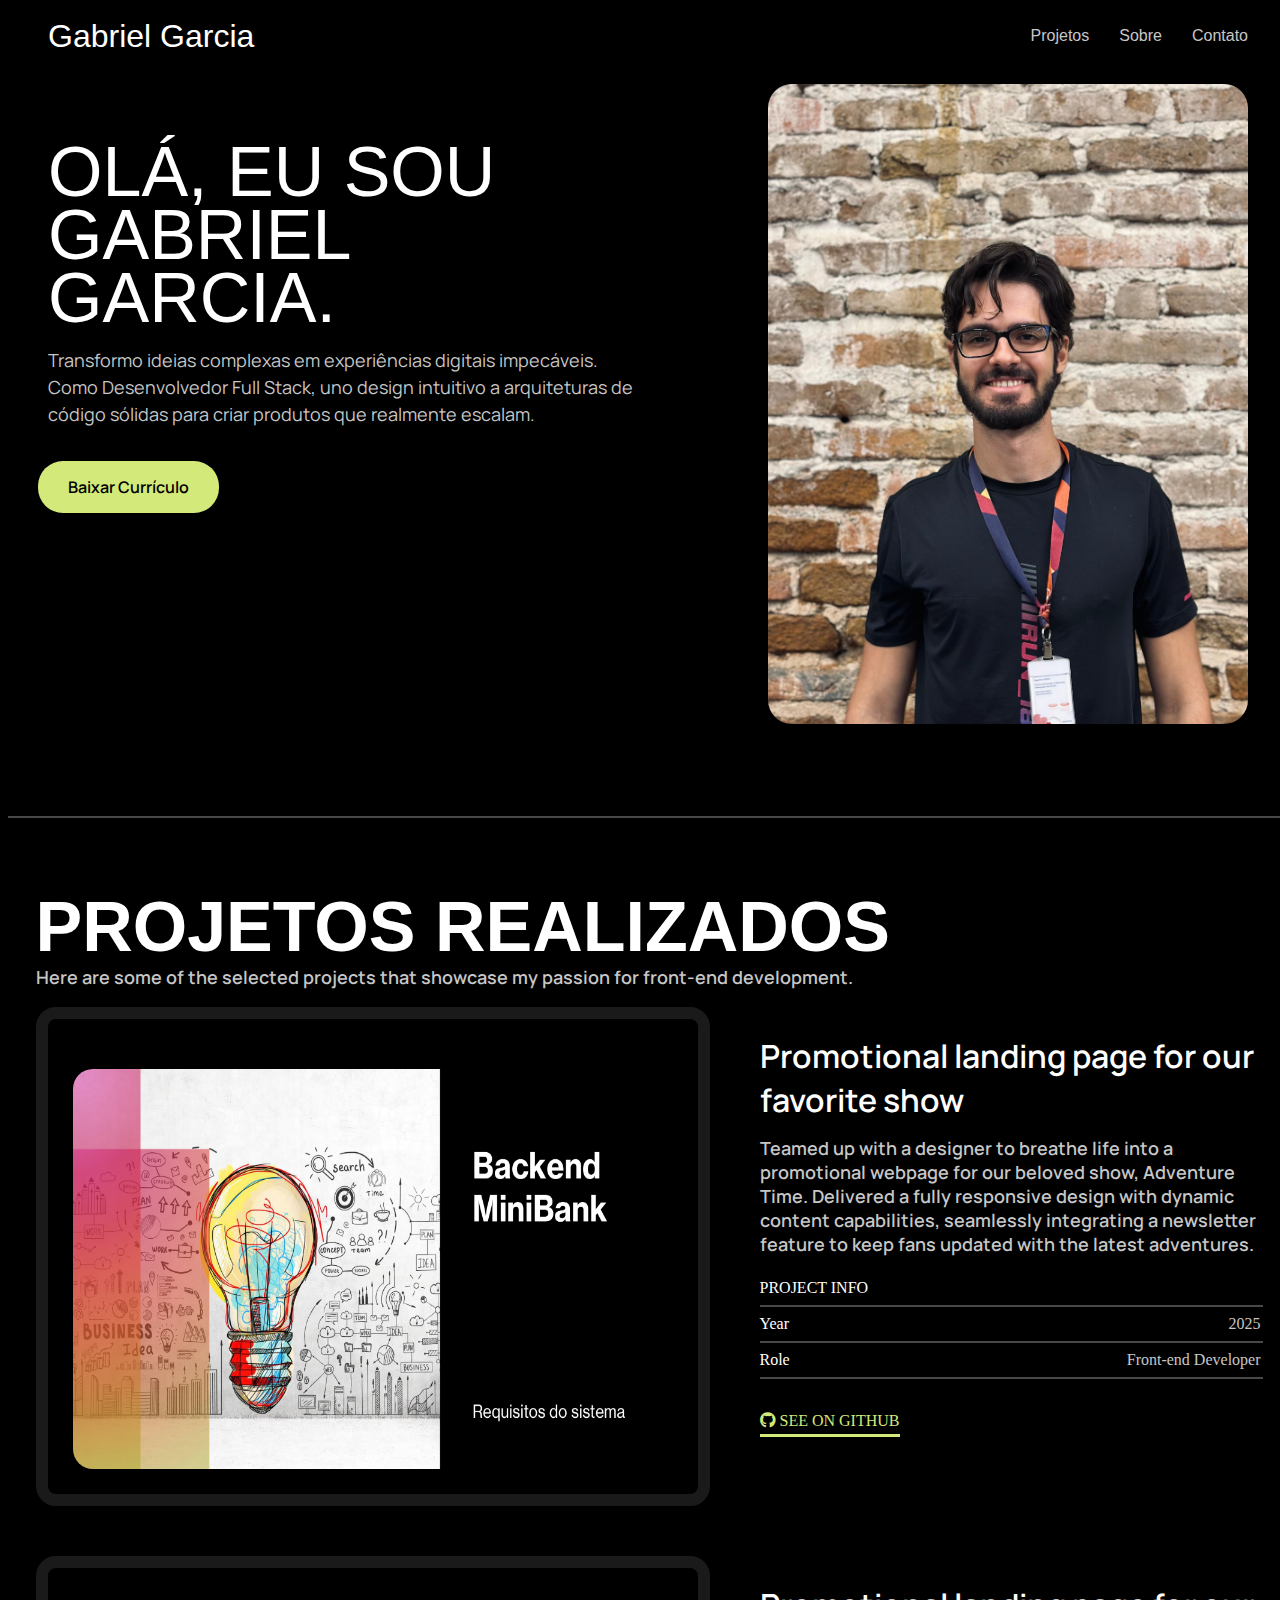
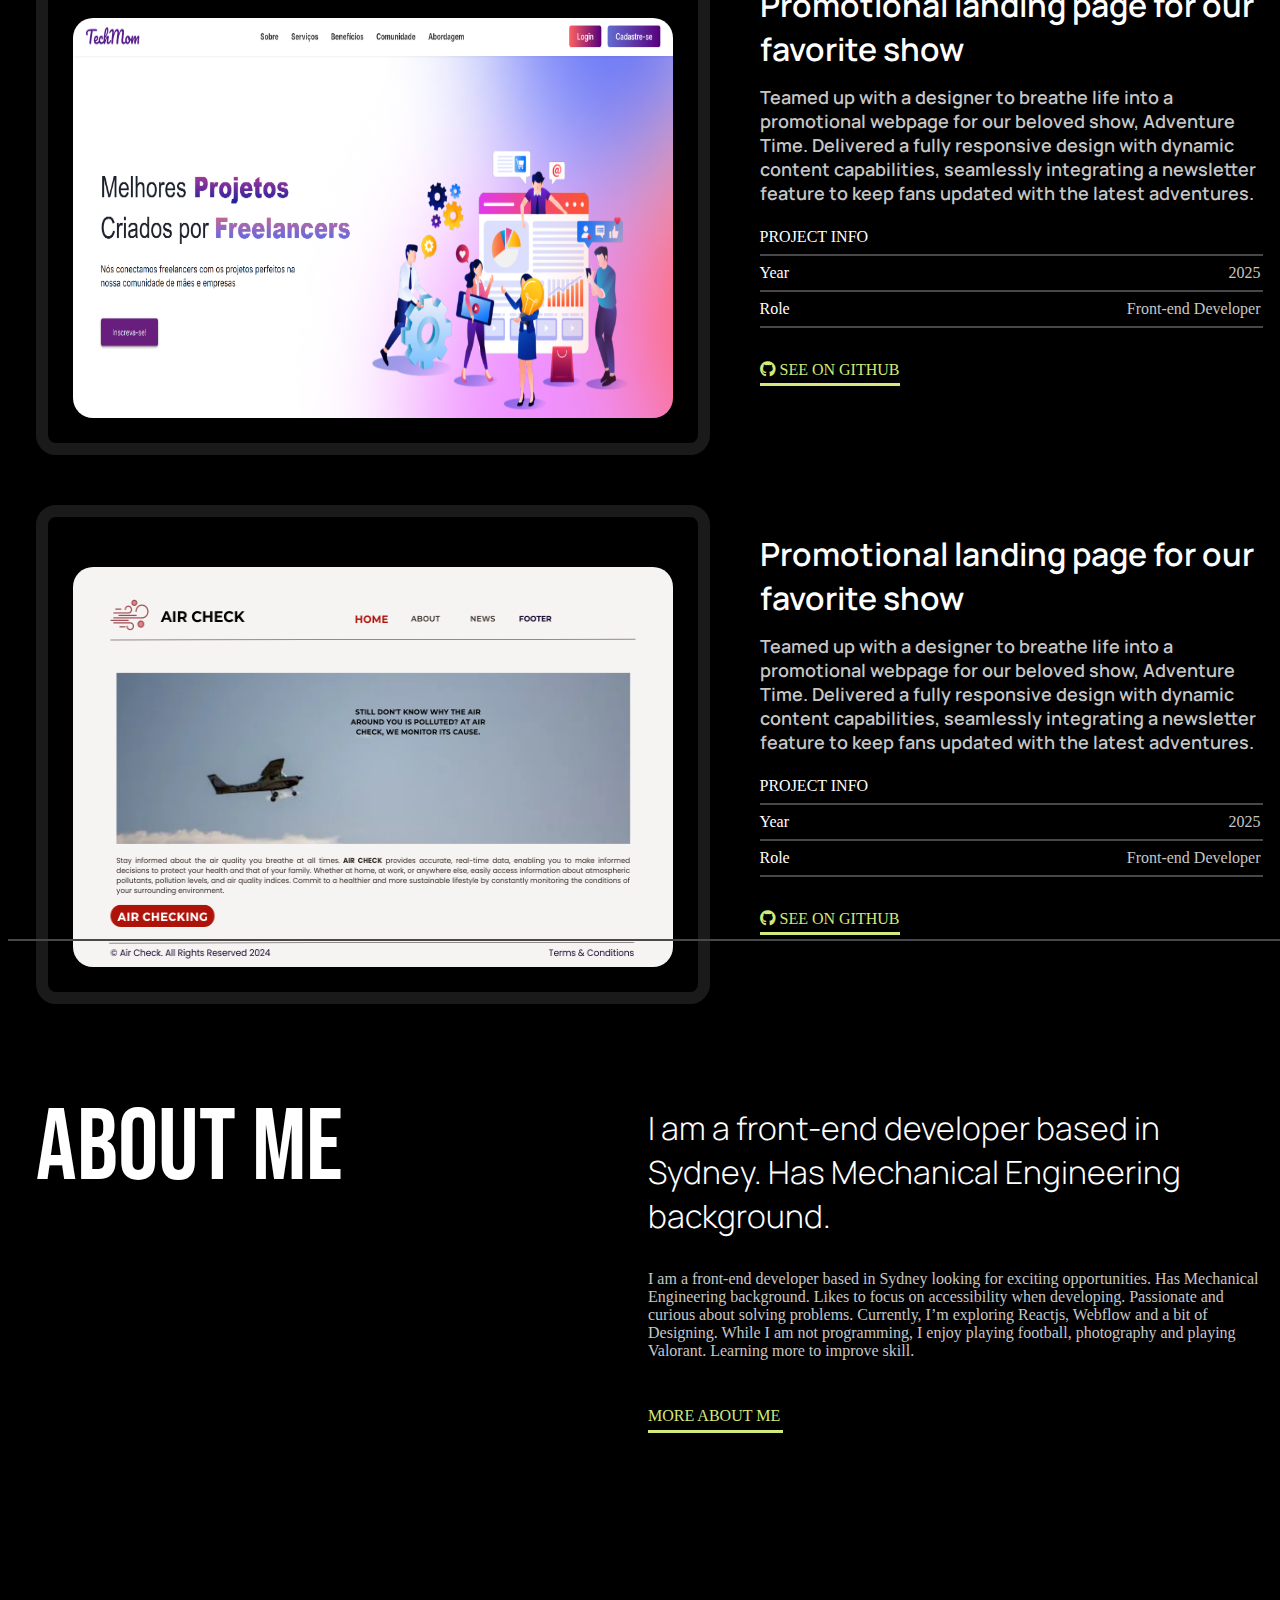
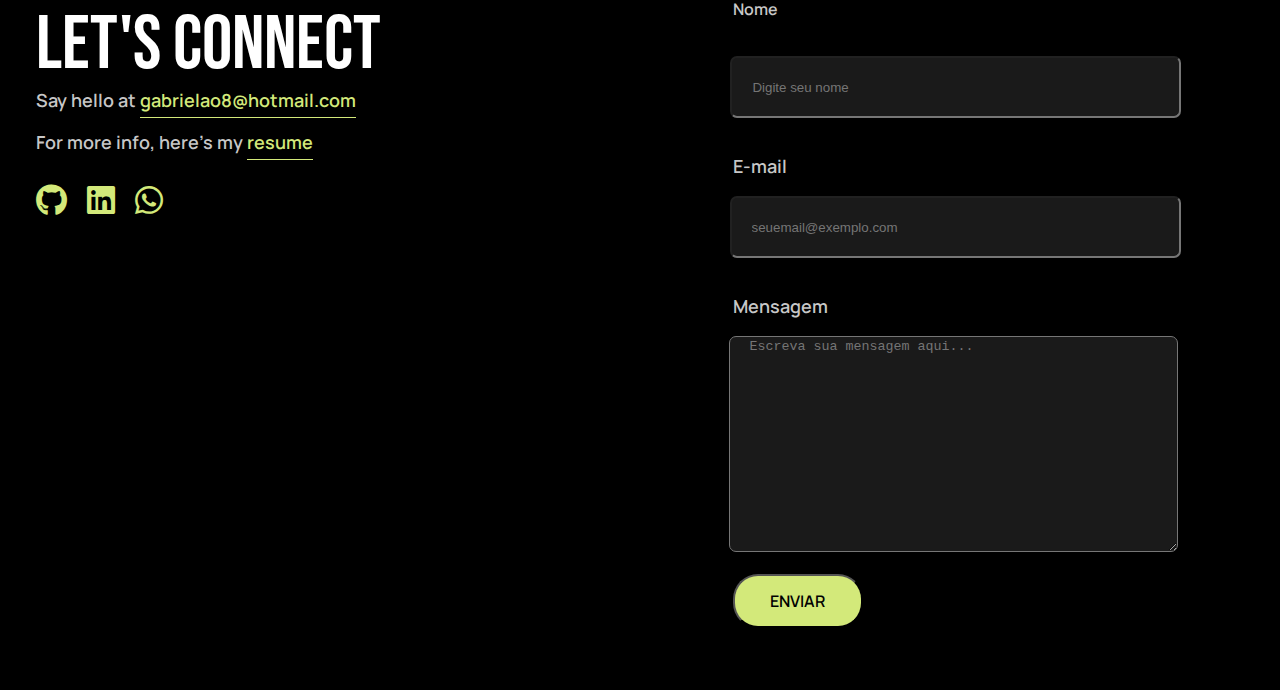
<file: portfolio.html>
<!DOCTYPE html>
    <html lang="en">
    <head>
        <meta charset="UTF-8">
        <meta name="viewport" content="width=device-width, initial-scale=1.0">
        <title>Portfólio Gabriel Garcia</title>
        <link rel="stylesheet" href="portfolio.css">
        <link href="https://fonts.googleapis.com/css2?family=Bebas+Neue&display=swap" rel="stylesheet">
        <link rel="preconnect" href="https://fonts.googleapis.com">
        <link rel="preconnect" href="https://fonts.gstatic.com" crossorigin>
        <link href="https://fonts.googleapis.com/css2?family=Manrope:wght@200..800&display=swap" rel="stylesheet">
        <link rel="stylesheet" href="https://cdnjs.cloudflare.com/ajax/libs/font-awesome/6.5.1/css/all.min.css">
        <meta name="viewport" content="width=device-width, initial-scale=1.0">
        <link rel="preconnect" href="https://fonts.googleapis.com">
        <link rel="preconnect" href="https://fonts.gstatic.com" crossorigin>
        <link href="https://fonts.googleapis.com/css2?family=Manrope:wght@500&display=swap" rel="stylesheet">
    </head>
    <body>
        <header>
            <div class="container">
                <div class="header">
                <div class="logo">Gabriel Garcia</div>
                <nav class="teste">
                    <section><a href="work.html">Projetos</a></section>
                    <section><a href="about.html">Sobre</a></section>
                    <section><a href="contact.html">Contato</a></section>
                </nav>
                </div>
        </header>

    <main>
        <div class="container contact-row" id="work">
            <div class="hero-text">
                <h1>Olá,
                    eu sou <br>
                    Gabriel Garcia.</h1>
                <p>Transformo ideias complexas em experiências digitais impecáveis. Como Desenvolvedor Full Stack, uno design intuitivo a arquiteturas de código sólidas para criar produtos que realmente escalam.</p>
                <button class="btn-primary">Baixar Currículo</button>
            </div>
            <div class="hero-img">
                <img src="Portfolio FOTO.jpg" alt="Sua foto">
            </div>
        </div>

    <hr id="separation">
    <div class="projects">
    <h1 class="text-Projects">Projetos Realizados</h1>
        <br>
        <p>Here are some of the selected projects that showcase my passion for front-end development.</p>
        <div class="project-card">
            <div class="project-image">
                <img src="./img/Apresentação Minibank_page-0001.jpg" alt="Project 1">
                </div>
            <div class="project-info">
                <h2>Promotional landing page for our favorite show</h2>
                <p>Teamed up with a designer to breathe life into a promotional webpage for our beloved show, Adventure Time. Delivered a fully responsive design with dynamic content capabilities, seamlessly integrating a newsletter feature to keep fans updated with the latest adventures.</p>
                <div class="project-info1">
                <span style="color: #FFFFFF">PROJECT INFO</span>
                <hr>
                <div class="Project-Year">
                <span style="color: #FFFFFF">Year</span>
                <span style="color: #C7C7C7">2025</span>
                </div>
                <hr>
                <div class="Project-Role">
                <span style="color: #FFFFFF">Role</span>
                <span style="color: #C7C7C7">Front-end Developer</span>
                </div>
                <hr>
            </div>
            <div class="Links">
                <a href="https://github.com/gabrieelgc2" style="color: #D3E97A; text-decoration: none; border-bottom: 2px solid #D3E97A; padding-bottom: 5px; border-width: medium;">
    <i class="fa-brands fa-github"></i>
    <span>SEE ON GITHUB</span>
</a>
            </div>
            </div>
            </div>

   <div class="project-card2">
            <div class="project-image">
                <img src="./img/Techmoms.png" alt="Project 2">
                </div>
            <div class="project-info">
                <h2>Promotional landing page for our favorite show</h2>
                <p>Teamed up with a designer to breathe life into a promotional webpage for our beloved show, Adventure Time. Delivered a fully responsive design with dynamic content capabilities, seamlessly integrating a newsletter feature to keep fans updated with the latest adventures.</p>
                <div class="project-info1">
                <span style="color: #FFFFFF">PROJECT INFO</span>
                <hr>
                <div class="Project-Year">
                <span style="color: #FFFFFF">Year</span>
                <span style="color: #C7C7C7">2025</span>
                </div>
                <hr>
                <div class="Project-Role">
                <span style="color: #FFFFFF">Role</span>
                <span style="color: #C7C7C7">Front-end Developer</span>
                </div>
                <hr>
            </div>
            <div class="Links">
                <a href="https://github.com/gabrieelgc2" style="color: #D3E97A; text-decoration: none; border-bottom: 2px solid #D3E97A; padding-bottom: 5px; border-width: medium;">
    <i class="fa-brands fa-github"></i>
    <span>SEE ON GITHUB</span>
</a>
            </div>
            </div>
            </div>

            <div class="project-card3">
            <div class="project-imageCheck">
                <img src="./img/Air_Check.png" alt="Project 3">
                </div>
            <div class="project-info">
                <h2>Promotional landing page for our favorite show</h2>
                <p>Teamed up with a designer to breathe life into a promotional webpage for our beloved show, Adventure Time. Delivered a fully responsive design with dynamic content capabilities, seamlessly integrating a newsletter feature to keep fans updated with the latest adventures.</p>
                <div class="project-info1">
                <span style="color: #FFFFFF">PROJECT INFO</span>
                <hr>
                <div class="Project-Year">
                <span style="color: #FFFFFF">Year</span>
                <span style="color: #C7C7C7">2025</span>
                </div>
                <hr>
                <div class="Project-Role">
                <span style="color: #FFFFFF">Role</span>
                <span style="color: #C7C7C7">Front-end Developer</span>
                </div>
                <hr>
            </div>
            <div class="Links">
                <a href="https://github.com/gabrieelgc2" style="color: #D3E97A; text-decoration: none; border-bottom: 2px solid #D3E97A; padding-bottom: 5px; border-width: medium;">
    <i class="fa-brands fa-github"></i>
    <span>SEE ON GITHUB</span>
</a>
            </div>
            </div>
            </div>
    </div>



    <div class="separation-aboutme">   
        <hr style="border: 1px solid #484848; position: relative; bottom: 73px;">
    </div>

    <div class="About-me">
        <div class="text-about-me">
        <h1 style="color: #FFFFFF; font-family: Bebas Neue, sans-serif; font-size: 101px;">About me</h1>
        <div class="text-about-me2">
        <p style="color: #FFFFFF; font-family: Manrope, sans-serif; font-size: 32px; font-weight: 300;">I am a front-end developer based in Sydney. Has Mechanical Engineering background. </p>
        <span style="color: #C7C7C7">I am a front-end developer based in Sydney looking for exciting 
            opportunities.
             Has Mechanical Engineering background. 
             Likes to focus on accessibility when developing. Passionate and curious about solving problems. 
             Currently, I’m exploring Reactjs, Webflow and a bit of Designing. 
             While I am not programming, I enjoy playing football, photography and playing Valorant. 
            Learning more to improve skill.</span>
            
        <a href="" style="color: #D3E97A; max-width: 22%; margin-top: 47px; text-decoration: none; 
        border-bottom: 2px solid #D3E97A; padding-bottom: 5px; border-width: medium;">
        <span>MORE ABOUT ME</span>
        </a>
        </div>
        </div>
    </div>
     <div class="separation-aboutme">   
        <hr style="border: 1px solid #484848; position: relative; bottom: 73px;">
    </div>
    <div class="form">
        <div class="text-form">
        <div class="texto-conectar">
        <h1 style="color: #FFFFFF; font-family: Bebas Neue, sans-serif; font-weight: 300; 
        font-size: 76px;">LET'S CONNECT</h1>
        <p>Say hello at <a href="" style="color: #D3E97A; text-decoration: none; border-bottom: 2px solid #D3E97A; padding-bottom: 5px; border-width: thin; ">gabrielao8@hotmail.com</a></p>
        <p style="margin-top: -20px;">For more info, here's my <a href="" style="color: #D3E97A; 
            text-decoration: none; border-bottom: 2px solid #D3E97A; padding-bottom: 5px; border-width: 
            thin; ">resume </a></p>
        <div class="Midias">
        <a href="https://github.com/gabrieelgc2" style="color: #D3E97A; text-decoration: none;">
    <i class="fa-brands fa-github fa-2xl"></i>
        <a href="https://www.linkedin.com/in/gabriel-garcia-siqueira/-" style="color: #D3E97A; text-decoration: none;">
    <i class="fa-brands fa-linkedin fa-2xl"></i>
</a>
<a href="https://wa.me/+5581979010538" style="color: #D3E97A; text-decoration: none;">
    <i class="fa-brands fa-whatsapp fa-2xl"></i>
</a>
</div>

        </div>

        <div class="form-original">

        <p style="font-family: Manrope, sans-serif; font-weight: 600; font-size: 16px; color:#C7C7C7">Nome</p>
         <form action="/processar_dados" method="POST">
            <div class="form-margin">
            <label id="oi" for="nome">Nome:</label>
            <input type="text" id="nome" name="nome" placeholder="Digite seu nome" required>
            </div>
        <br>
        <div>
            <p "font-family: Manrope, sans-serif; font-weight: 600; font-size: 16px; color:#C7C7C7">E-mail</p>
            <label for="email">Email:</label>
            <input type="email" id="email" name="email" placeholder="seuemail@exemplo.com" required>
        </div>
        <br>
        <div>
            <p "font-family: Manrope, sans-serif; font-weight: 600; font-size: 16px; color:#C7C7C7">Mensagem</p>
            <label for="mensagem">Mensagem:</label>
            <textarea id="mensagem" name="mensagem" rows="4" cols="50" placeholder="Escreva sua mensagem aqui..."></textarea>
        </div>
        <br>
        <div class="botao">
            <button type="submit">ENVIAR</button>
        </div>
    </form>
        </div>
        </div>
    </div>
    </main>
    </body>
    </html>
</file>
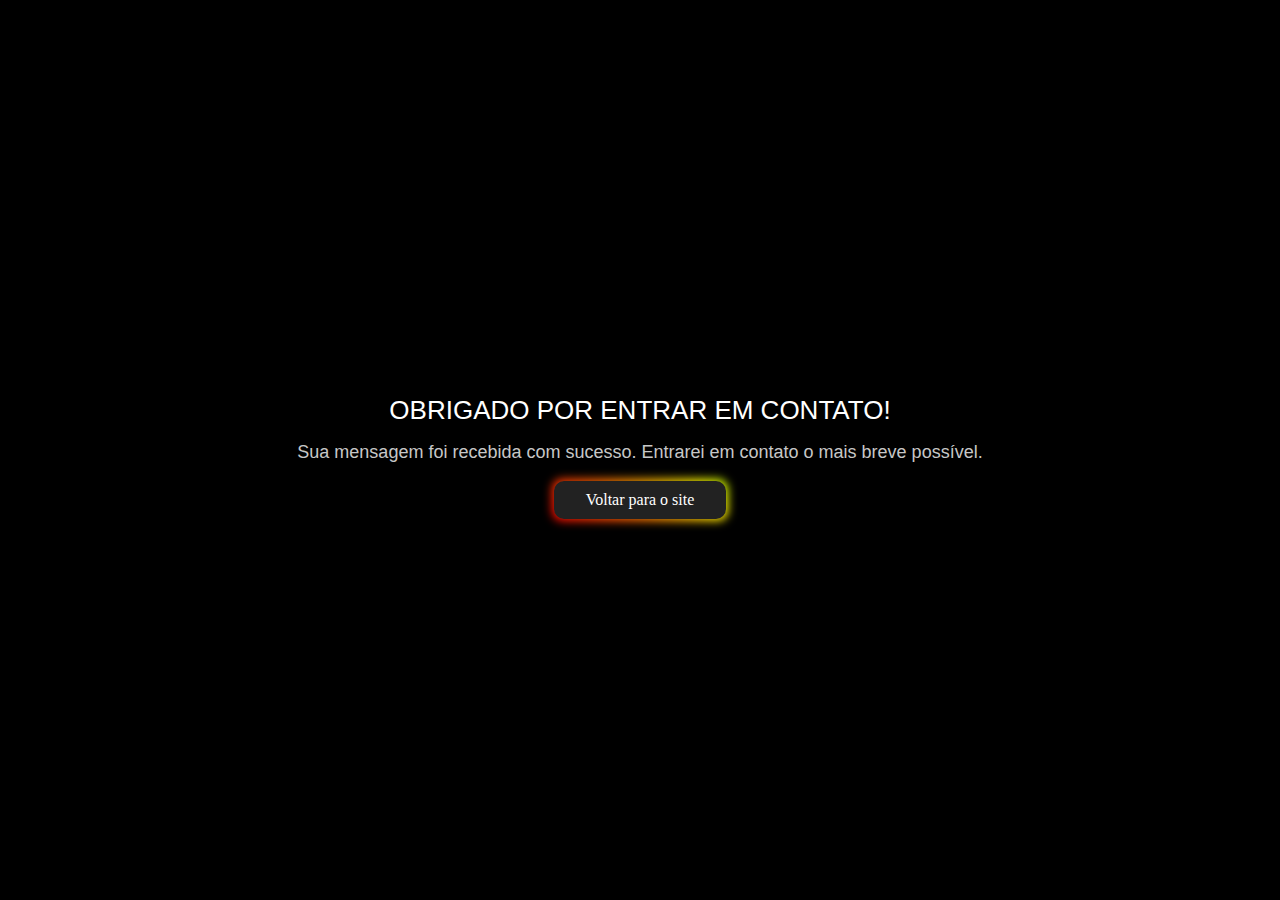
<file: public/thankyou.html>
<!DOCTYPE html>
<html lang="en">
<head>
    <meta charset="UTF-8">
    <meta name="viewport" content="width=device-width, initial-scale=1.0">
    <title>Document</title>
    <link rel="stylesheet" href="thankyou.module.css">
</head>
<body>

<div class="thank-you-container">
  <h1 class="thank-you-title">Obrigado por entrar em contato!</h1>
  <p class="thank-you-message">Sua mensagem foi recebida com sucesso. Entrarei em contato o mais breve possível.</p>
  <a href="/" class="button-85">Voltar para o site</a>

</div>
    
</body>
</html>
</file>
<file: portfolio.css>
body{
    width: 100%;
    background-color: black;
    }
    .container{
    max-width: 1200px; /* Impede que o site fique largo demais */
    margin: 0 auto;    /* Centraliza o bloco na tela */
    padding: 0 20px;   /* Garante que no celular o texto não encoste no vidro */
    }
    
    @media(max-width: 4096px){
        .role-title{
            font-size: 24px;
        }

        h1{
            font-size: 70px; 
        }
        .text-projects{
            font-size: 76px;
        }

        /* Formulário: largura proporcional para telas grandes (4096px) */
        #nome,
        #email {
            width: 425px;
            height: 56px;
        }
        #mensagem {
            width: 425px;
            height: 210px;
        }
    }

    @media (max-width: 1024px) { /* Tablet /
        /* Ajusta containers grandes para não ultrapassar a tela */
        .projects,
        .About-me,
        .form,
        .Experience {
            width: 100% !important;
            max-width: 100%;
            padding: 0 20px;
        }
        
        .description{
            font-size: 18px;
        }

        h1{
            font-size: 70px; 
        }

        .text-projects{
            font-size: 76px;
        }

        /* Hero section: empilha texto e imagem verticalmente */
        .contact-row {
            flex-direction: column;
            gap: 30px;
        }
        
        .hero-img {
            justify-content: center;
        }
        
        .hero-img img {
            width: 100%;
            max-width: 400px;
            height: auto;
        }
        
        /* Cards de projeto: empilha imagem e info */
        .project-card,
        .project-card2,
        .project-card3 {
            flex-direction: column;
        }

        .project-image{
            max-width: 88%;
        }

        .project-image img,
        .project-imageCheck img {
            width: 100%;
            max-width: 100%;
            height: auto;
        }
        .project-info {
            margin-right: 10px;
            margin-top: 20px;
        }
        
        /* Sobre mim: empilha conteúdo */
        .text-about-me {
            flex-direction: column;
            height: auto;
        }
        
        .about-image-container {
            margin-top: 40px;
        }
        
        /* Habilidades: empilha título e tags */
        .capabilities {
            flex-direction: column;
            gap: 40px;
        }
        
        .text-capabilities {
            margin-top: 0;
        }
        
        /* Experiências: empilha título e lista */
        .Experience-Flex {
            flex-direction: column;
        }
        
        .Experience-Flex h1 {
            margin-bottom: 30px;
        }
        
        /* Formulário: empilha texto e form */
        .text-form {
            flex-direction: column;
            gap: 30px;
        }
        
        #nome,
        #email,
        #mensagem {
            width: 100%;
            max-width: 600px;
            right: 0;
        }
        #nome,
        #email {
            height: 48px;
        }
        #mensagem {
            height: 180px;
        }

        .role-title{
            font-size: 24px;
        }
        .date{
            font-size: 18px;
        }
        .company{
            font-size: 18px;
        }
    }
    
    /* MOBILE: até 768px */
    @media (max-width: 768px) {
        /* Header: empilha logo e menu */
        .header {
            flex-direction: column;
            align-items: flex-start;
            gap: 20px;
            line-height: normal;
        }
        
        .teste {
            flex-direction: space-between;
            width: 100%;
        }
        
        /* Títulos menores */
        h1 {
            font-size: 40px
        }
        
        .text-Projects {
            font-size: 48px;
        }
        
        /* Hero section */
        .hero-text h1 {
            font-size: 36px !important;
            top: 0;
        }
        
        .hero-text p {
            font-size: 16px;
        }
        
        .btn-primary {
            width: 100%;
            top: 0;
            right: 0;
            margin-top: 20px;
        }
        
        /* Projetos */
        .projects {
            margin-top: 50px;
            height: auto;
        }
        
        .project-image,
        .project-imageCheck {
            padding: 15px;
            padding-top: 30px;
        }
        
        h2 {
            font-size: 24px;
        }
        
        /* Sobre mim */
        .About-me {
            height: auto;
            padding-bottom: 40px;
        }
        
        .text-about-me h1 {
            font-size: 48px !important;
        }
        
        .text-about-me2 p {
            font-size: 20px !important;
        }
        
        .about-full-img {
            height: 400px;
        }
        
        /* Habilidades */
        .capabilities h1 {
            font-size: 48px !important;
            margin-bottom: 0;
        }
        
        .bordas span {
            font-size: 14px;
            padding: 15px 30px !important;
        }
        
        /* Experiências */
        .Experience {
            height: auto;
            padding-bottom: 40px;
        }
        
        .Experience-Flex h1 {
            font-size: 48px !important;
        }
        
        .role-title {
            font-size: 20px;
        }
        
        .date {
            font-size: 16px;
        }
        .company{
            font-size: 14px;
        }
        
        /* Formulário */
        .form {
            height: auto;
            padding-bottom: 40px;
        }
        
        .text-form h1 {
            font-size: 48px !important;
        }

        /* Formulário: proporcional para 768px */
        #nome,
        #email,
        #mensagem {
            width: 100%;
            max-width: 100%;
            right: 0;
        }
        #nome,
        #email {
            height: 46px;
        }
        #mensagem {
            height: 160px;
        }
    }
    
    /* MOBILE PEQUENO: até 480px */
    @media (max-width: 480px) {
        
        .container {
            padding: 0 15px;
        }
        
        .logo {
            font-size: 24px;
        }

        .text-about-me2 a span{
            display: none;
        }
        .text-about-me2 a{
            display: none;
        }

        
        .text-Projects {
            font-size: 23px;
        }
        
        .hero-text h1 {
            font-size: 28px !important;
        }
        
        .hero-img img {
            max-width: 100%;
        }
        
        .project-imageCheck{
            position: relative;
            width: 50%;
            right: 10px;
        }
        .project-info p{
            font-size: 16px;
        }
        .project-info h2{
            font-size: 23px;
        }
        
        .text-about-me h1 {
            position: relative;
            top: 480px;
            font-size: 23px !important;
        }
        .text-about-me{
            position: relative;
            top: 750px;
        }
        .text-about-me a{
            width: 100%;
        }
        .about-image-container{
            display: none;
        }
        
        .capabilities h1 {
            font-size: 23px !important;
        }
        
        .Experience-Flex h1 {
            font-size: 23px !important;
        }
        .role-title{
            font-size: 18px;
        }
        
        .text-form h1 {
            font-size: 36px !important;
        }
        
        .bordas span {
            font-size: 16px;
            padding: 12px 20px !important;
        }
        .project-info{
            position: relative;
            right: 45px;
        }
        .about-image-container img {
            width: 200px;
            height: 150px;
        }

        .date{
            font-size: 16px;
        }
        .company{
            font-size: 16px;
        }

        .texto-conectar h1{
            font-size: 24px !important;
        }
        .description{
            font-size: 16px;
        }
        .texto-conectar p{
            font-size: 16px;
        }
        .projects p{
            font-size: 16px;
        }

        /* Formulário: proporcional para 480px */
        #nome,
        #email,
        #mensagem {
            width: 100%;
            max-width: 300px;
            right: 0;
        }
        #nome,
        #email {
            height: 44px;
        }
        #mensagem {
            position: relative;
            left: -5px;
            height: 140px;
        }
        .experience-list{
            position: relative;
            bottom: 115px;
        }
        .separation-aboutme{
            position: relative;
            top: 50px;
            width: 490px;
        }
        .capabilities h1{
            position: relative;
            top: 820px;
            right: 250px;
        }
        .capabilities{
            position: relative;
            bottom: 300px;
        }
        .text-about-me2 span{
            font-size: 16px !important;
        }
    }
    .header{
        display: flex;
        justify-content: space-between;
        line-height: 350%;
    }
    .logo{
        font-family: 'Bebas-Neue', sans-serif;
        font-weight: 400;
        font-size: 32px;
        letter-spacing: -1%;
        color: white;
    }
    .teste{
        display: flex;
        gap: 30px;
    }
    
    .teste a {
    color: #C7C7C7;
    text-decoration: none; /* Remove o sublinhado azul padrão */
    font-family: sans-serif; /* Ou a fonte que você preferir */
    font-size: 16px;
}

    .hero-text{
        flex: 1;
        color: white;
    }
    .hero-text p{
        color: #C7C7C7;
        font-family: 'Manrope', sans-serif;
        font-weight: 400;
        font-size: 18px;
        line-height: 150%;
        letter-spacing: 0%;
    }

    h1 {

    position: relative;
    top: 30px;
    font-family: 'Bebas-Neue', sans-serif;
    font-weight: 400;                                    
    line-height: 90%;                    
    letter-spacing: 0%;                   
    color: #FFFFFF;                      
    text-transform: uppercase;
    
    }
    .btn-primary{
        position: relative;
        top: 15px;
        right: 10px;
        background-color: #D3E97A;
        color: black;
        border: none;
        padding: 15px 30px;
        font-size: 16px;
        cursor: pointer;
        border-radius: 25px;
        font-family: 'Manrope', sans-serif;
        font-weight: 600;
    }
    .contact-row{
        display: flex;
        justify-content: space-between;
    }
    .hero-img{
    flex: 1;             
    display: flex;
    justify-content: flex-end;
    }
    .hero-img img{
    max-width: 480px;
    width: 100%;
    height: auto;
    object-fit: cover;  /* Não deixa a foto achatar */
    object-position: 0% 55%; /* Posicionamento: 0% na horizontal e 100% na vertical (foca na base e corta o topo) */
    border-radius: 24px;
    margin-top: 20px;
    }
    #separation{
        margin-top: 40px;
        border: 1px solid #484848;   
        position: relative;
        top: 52px;
    }
    .text-Projects{
        font-family: 'Bebas-Neue', sans-serif;  
        color: #FFFFFF;
        font-weight: 600;
        margin: 0 auto;
    }
    .projects{
        margin: 0 auto;
        width: 100%;
        height: 100%;
        max-width: 1225px;
        max-height: 1900px;
        margin-top: 100px;
    }
    p{
        font-family: 'Manrope', sans-serif;
        font-weight: 600;
        font-size: 18px;
        color: #C7C7C7;
    }
    h2{
        font-family: "Manrope", sans-serif;
        font-size: 32px;
        font-weight: 600;
        color: #FFFFFF
    }
    .project-card{
        display: flex;
        justify-content: space-between;
    }
    .project-card2{
        margin-top: 50px;
    }
    .project-card3{
        margin-top: 50px;
    }
    .project-image{
        width: 100%;
        height: 400px;
        padding: 25px;
        padding-top: 50px;
        border: 12px solid #1A1A1A; 
        border-radius: 20px;
    } 
    .project-imageCheck{
        width: 100%;
        height: 400px;
        padding: 25px;
        padding-top: 50px;
        border: 12px solid #1A1A1A; 
        border-radius: 20px;
    }
    .project-imageCheck  img{
    width: 600px;
    height: 400px;
    border-radius: 20px;
    }
    .project-image img{
    width: 600px;
    height: 400px;
    border-radius: 20px;
    }
    .project-info{
        display: flex;
        flex-direction: column;
        margin-left: 50px;
    }
    .project-info1{
        position: relative;
        bottom: 25px;
    }
    .project-info2{
        display: flex;
        justify-content: space-between;
    }
    .project-info hr{
        border: 1px solid #484848;
        align-self: stretch;
        width: 100%;
    }
    .project-info p{
        position: relative;
        bottom: 30px;
    }
    .project-card2{
        display: flex;
        justify-content: space-between;
    }
    .project-card3{
        display: flex;
        justify-content: space-between;
    }
    .Project-Year{
        display: flex;
        justify-content: space-between;
    }
    .Project-Role{
    display: flex;
    justify-content: space-between;
    }
    .About-me{
        max-height: 100%;
        width: 1225px;
        height: 1900px;
        margin: 0 auto;
        padding-bottom: 190px;
    }
    .text-about-me{
        display: flex;
        justify-content: space-between;
        align-items: flex-start;
        height: 1000px;
        margin-top: 60px;
    }
    .text-about-me h1{
        flex: 1;
        margin: 0;
    }
    .text-about-me2{
        display: flex;
        flex-direction: column;
        flex: 1;
    }
    .form{
        max-width: 100%;
        max-height: 100%;
        width: 1225px;
        height: 700px;
        margin: 0 auto;
    }
    .text-form{
        display: flex;
        justify-content: space-between;
    }
    .text-form h1{
        margin: 0;
    }
    .form-original{
        display: flex;
        flex-direction: column;
        gap: 20px;
    }
    #nome{
        position: relative;
        right: 50px;
        background-color: #1A1A1A;
        padding-left: 20px;
        border-radius: 7px;
    }
    #email{
        position: relative;
        right: 50px;
        background-color: #1A1A1A;
        padding-left: 20px;
        border-radius: 7px;
    }
    #mensagem{
        position: relative;
        right: 83px;
        background-color: #1A1A1A;
        padding-left: 20px;
        border-radius: 7px;
    }
    .botao button{
        font-family: "Manrope", sans-serif;
        font-weight: 600;
        font-size: 16px;
        background-color: #D3E97A;
        border-radius: 25px;
        width: 130px;
        height: 54px;
    }
    .texto-conectar{
        display: flex;
        flex-direction: column;
        gap: 20px;
    }
    .Midias{
        display: flex;
        gap: 20px;
    }
    .about-image-container {
    width: 100%;
    position: relative;
    margin-top: -500px;
    overflow: hidden;
    border-radius: 24px; /* Opcional: para manter o padrão do resto do site */
}
.about-full-img {
    width: 100%;       /* Ocupa toda a largura do container (1225px) */
    height: 600px;     /* Defina uma altura fixa que te agrade */
    object-fit: cover; /* Mantém a proporção sem distorcer, cortando as bordas se necessário */
}
.capabilities{
    display: flex;
    justify-content: space-between;
    align-items: flex-end;
    gap: 130px;
}
.capabilities h1{
    flex: 1;
    white-space: nowrap;
    
}
.text-capabilities{
    flex: 1;
    margin-top: 100px;
}
.bordas{
    display: flex;
    flex-wrap: wrap;
    gap: 18px;
}
.bordas span{
    border: 1px solid #484848;
    border-radius: 30px;
}
.Experience{
   width: 1225px;
   height: 750px;
   margin: 0 auto;
}
.Experience-Flex {
    display: flex;
    justify-content: space-between;
    gap: 50px;
}
.Experience-Flex h1{
    flex: 1;
    margin-bottom: 300px;
}
.experience-list {
    flex: 1; /* Faz a lista ocupar o lado direito */
    display: flex;
    flex-direction: column;
    margin-top: 70px;
}

.experience-item {
    margin-bottom: 40px; /* O espaço que você pediu para separar os containers */
    border-bottom: 1px solid #48484833; /* Opcional: uma linha bem sutil para separar */
    padding-bottom: 20px;
}

.experience-header {
    display: flex;
    justify-content: space-between;
    align-items: center;
    margin-bottom: 10px;
}

.role-title {
    font-family: 'Manrope', sans-serif;
    font-weight: 300;
    color: #FFFFFF;
    margin: 0;
}

.date {
    font-family: 'Manrope', sans-serif;
    font-weight: 300;
    color: #C7C7C7;
}

.company {
    color: #D3E97A;
    font-family: 'Manrope', sans-serif;
    font-weight: 600;
    display: block;
    margin-bottom: 10px;
}

.description {
    font-family: 'Manrope', sans-serif;
    color: #C7C7C7;
    line-height: 1.6;
}
</file>
<file: public/thankyou.module.css>
*, *::before, *::after {
    box-sizing: border-box;
  }    

  html{
    width: 100%;
    height: 100%;
  }

  body{
    height: 100%; 
    margin: 0;
    background-color: black;
  }

  .thank-you-container {
    display: flex;
    flex-direction: column;
    align-items: center;
    justify-content: center;
    height: 100vh;
    text-align: center;
    padding: 20px;
  }

  .thank-you-title{
    font-family: 'Bebas-Neue', sans-serif;
    font-weight: 400;                                    
    line-height: 90%;                    
    letter-spacing: 0%;                   
    color: #FFFFFF;                      
    text-transform: uppercase;
    font-size: 26px;
    margin-bottom: 2px;
  }

  .thank-you-message{
    font-family: 'Manrope', sans-serif;
    font-weight: 400;
    font-size: 18px;
    color: #C7C7C7;
  }


/* CSS */
  .button-85 {
  padding: 0.6em 2em;
  border: none;
  outline: none;
  color: rgb(255, 255, 255);
  background: #111;
  cursor: pointer;
  position: relative;
  z-index: 0;
  border-radius: 10px;
  user-select: none;
  -webkit-user-select: none;
  touch-action: manipulation;
  text-decoration: none;
}

.button-85:before {
  content: "";
  background: linear-gradient(
    45deg,
    #ff0000,
    #ff7300,
    #fffb00,
    #48ff00,
    #00ffd5,
    #002bff,
    #7a00ff,
    #ff00c8,
    #ff0000
  );

  position: absolute;
  top: -2px;
  left: -2px;
  background-size: 400%;
  z-index: -1;
  filter: blur(5px);
  -webkit-filter: blur(5px);
  width: calc(100% + 4px);
  height: calc(100% + 4px);
  animation: glowing-button-85 20s linear infinite;
  transition: opacity 0.3s ease-in-out;
  border-radius: 10px;
}

@keyframes glowing-button-85 {
  0% {
    background-position: 0 0;
  }
  50% {
    background-position: 400% 0;
  }
  100% {
    background-position: 0 0;
  }
}

.button-85:after {
  z-index: -1;
  content: "";
  position: absolute;
  width: 100%;
  height: 100%;
  background: #222;
  left: 0;
  top: 0;
  border-radius: 10px;
}
</file>
